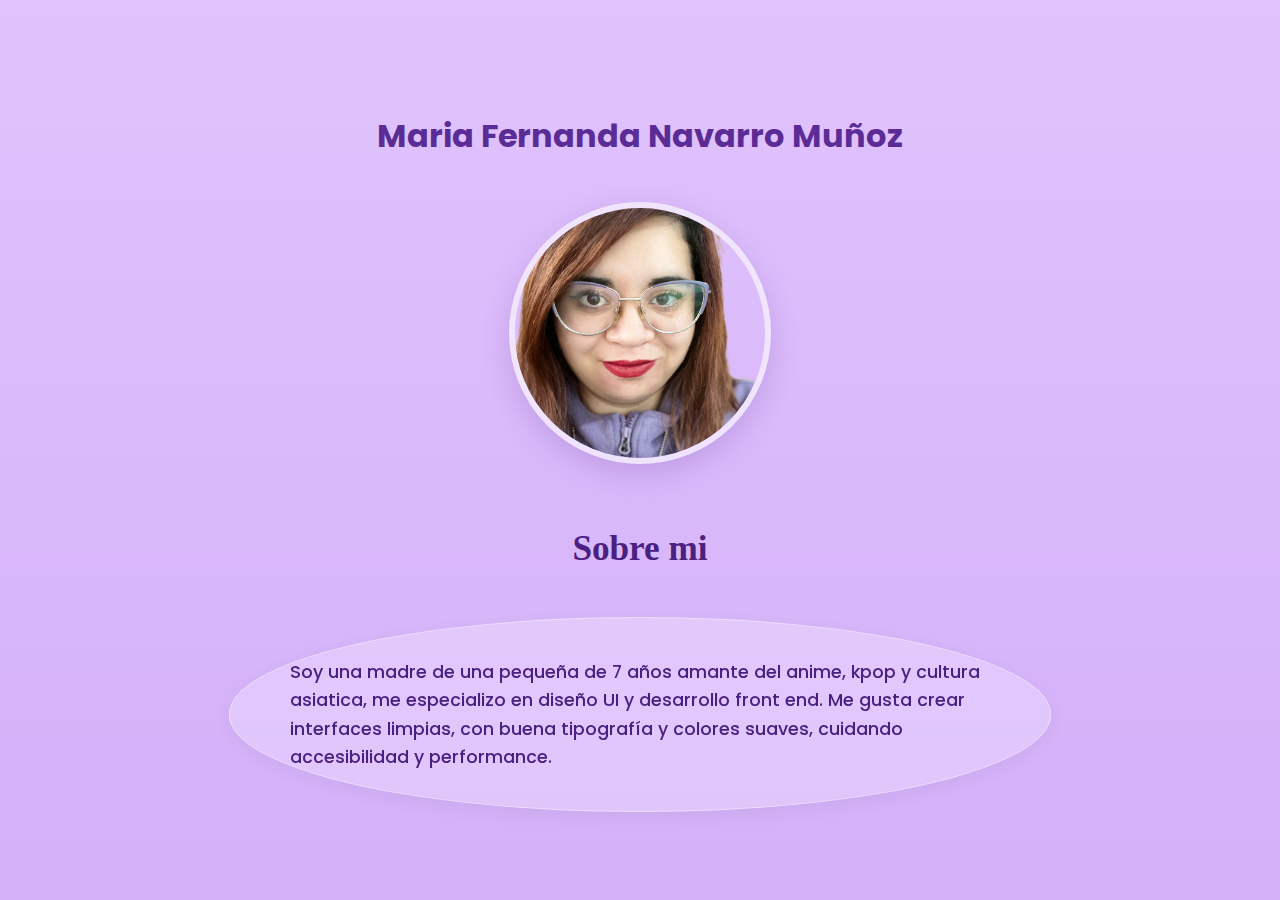
<file: index.html>
<!DOCTYPE html>
<html lang="es">
<head>
  <meta charset="utf-8" />
  <meta name="viewport" content="width=device-width, initial-scale=1, viewport-fit=cover" />
  <title>Portafolio</title>

  <link rel="preconnect" href="https://fonts.googleapis.com">
  <link rel="preconnect" href="https://fonts.gstatic.com" crossorigin>
  <link href="https://fonts.googleapis.com/css2?family=Poppins:wght@300;400;600;700&display=swap" rel="stylesheet">

  <link rel="stylesheet" href="./style.css" />
</head>
<body class="home-page">
  <header class="site-header">
    <div class="container header-row">
      <h1 class="logo">Portafolio</h1>
      <!-- Botón hamburguesa con SVG lindo -->
      <button id="navToggle" class="nav-toggle" aria-expanded="false" aria-controls="primary-nav" aria-label="Abrir menú">
        <span></span><span></span><span></span>
        <svg class="icon-bars" width="28" height="22" viewBox="0 0 28 22" aria-hidden="true" focusable="false">
          <rect x="1" y="1"  width="26" height="4"  rx="2"></rect>
          <rect x="1" y="9"  width="26" height="4"  rx="2"></rect>
          <rect x="1" y="17" width="26" height="4"  rx="2"></rect>
        </svg>
      </button>
      <nav id="primary-nav" class="nav">
        <a href="#sobre-mi">Sobre mi</a>
        <a href="#contacto">Contacto</a>
      </nav>
    </div>
  </header>

  <main class="splash-container">
    
    <h1 class="main-title">Maria Fernanda Navarro Muñoz</h1>

    <a href="seleccion.html" class="profile-link" title="Entrar al portafolio">
      <img class="profile-img" src="./img/perfil.png" alt="Maria Fernanda Navarro Muñoz" />
    </a>

    <h2 class="subtitle">Sobre mi</h2>

    <div class="about-oval">
      <p>
        Soy una madre de una pequeña de 7 años amante del anime, kpop y cultura asiatica, 
        me especializo en diseño UI y desarrollo front end. Me gusta crear interfaces limpias,
        con buena tipografía y colores suaves, cuidando accesibilidad y performance.
      </p>
    </div>

  </main>

  <script src="./script.js"></script>

  <div id="lightbox" class="lightbox" aria-hidden="true" role="dialog" aria-label="Imagen ampliada">
    <button class="lightbox__close" aria-label="Cerrar">×</button>
    <img class="lightbox__img" alt="" />
  </div>
</body>
</html>
</file>
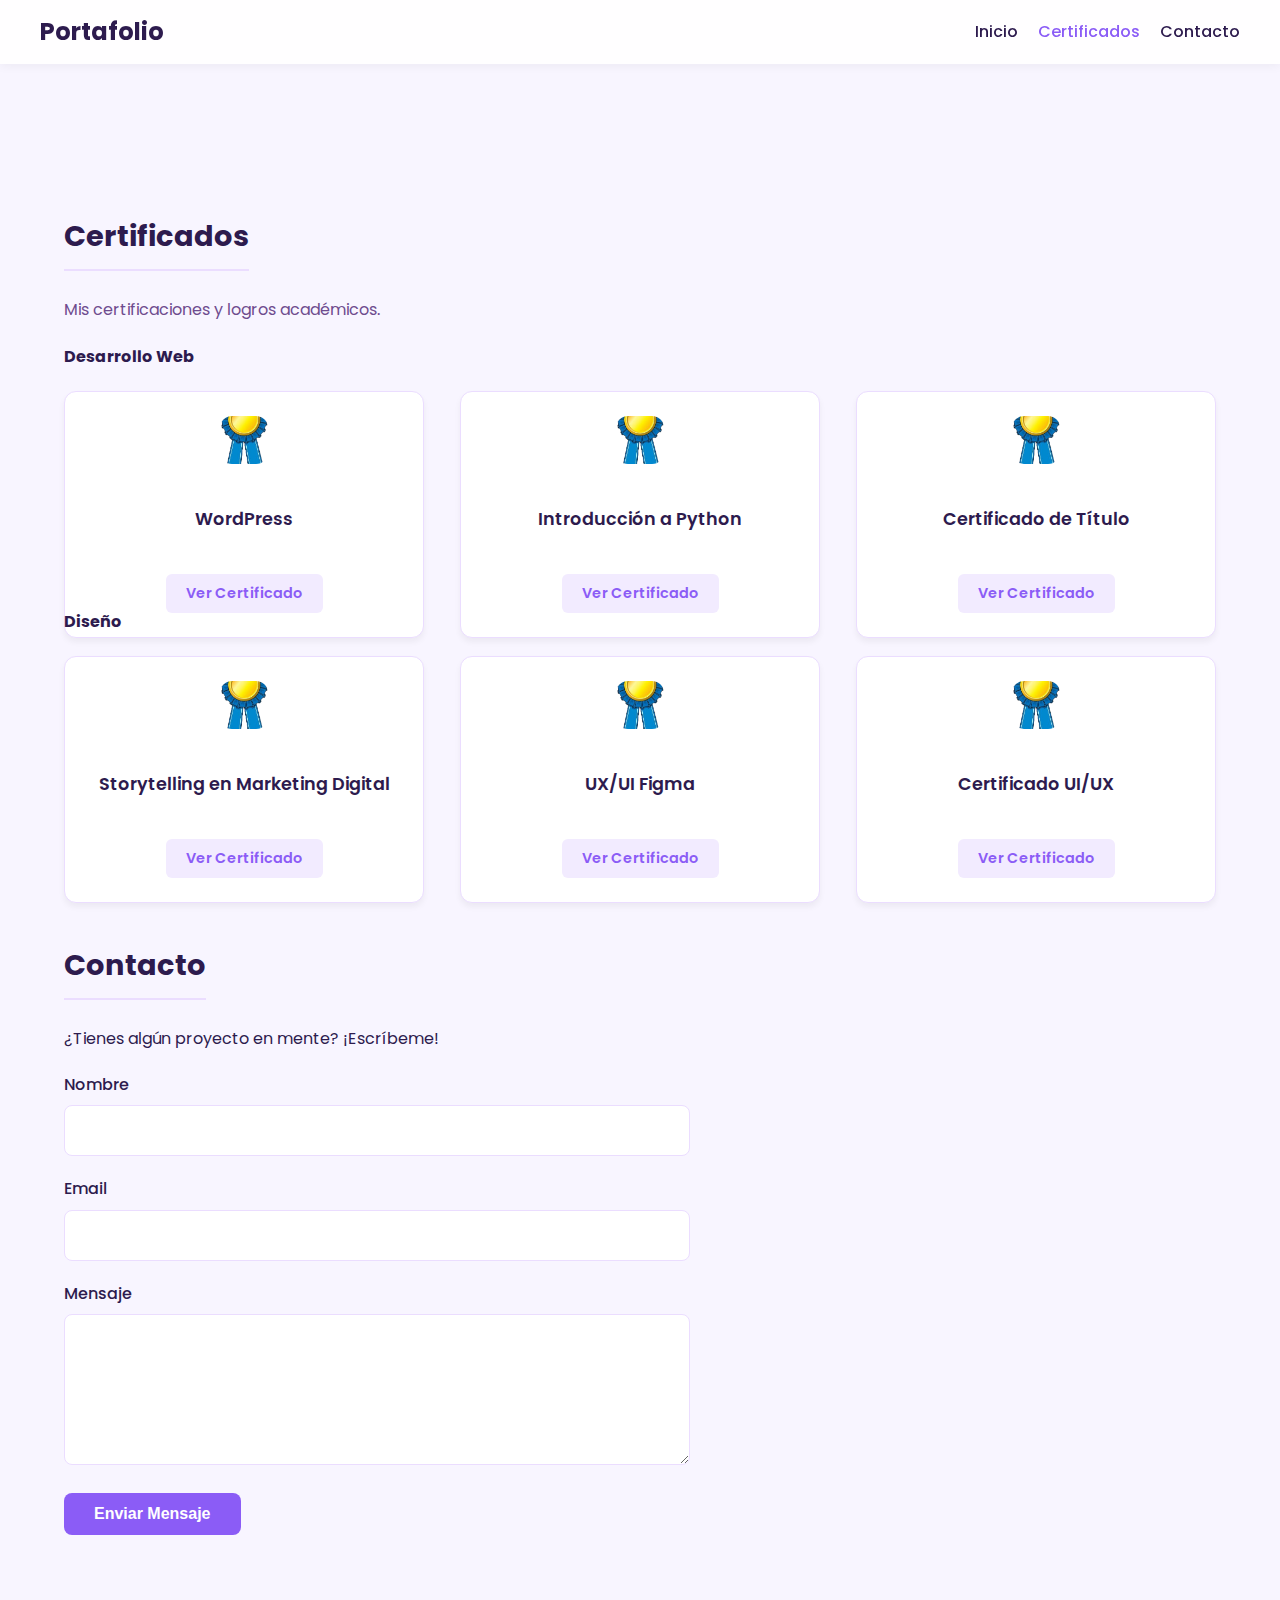
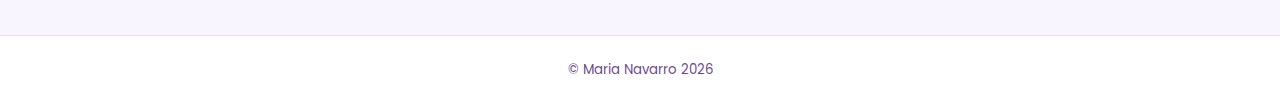
<file: certificados.html>
<!DOCTYPE html>
<html lang="es">
<head>
  <meta charset="utf-8" />
  <meta name="viewport" content="width=device-width, initial-scale=1, viewport-fit=cover" />
  <title>Certificados - Portafolio</title>

  <link rel="preconnect" href="https://fonts.googleapis.com">
  <link rel="preconnect" href="https://fonts.gstatic.com" crossorigin>
  <link href="https://fonts.googleapis.com/css2?family=Poppins:wght@300;400;600;700&display=swap" rel="stylesheet">

  <link rel="stylesheet" href="./style.css" />
</head>
<body>
  <header class="site-header">
    <div class="container header-row">
      <h1 class="logo">Portafolio</h1>
      <button id="navToggle" class="nav-toggle" aria-expanded="false" aria-controls="primary-nav" aria-label="Abrir menú">
        <span></span><span></span><span></span>
        <svg class="icon-bars" width="28" height="22" viewBox="0 0 28 22" aria-hidden="true" focusable="false">
          <rect x="1" y="1"  width="26" height="4"  rx="2"></rect>
          <rect x="1" y="9"  width="26" height="4"  rx="2"></rect>
          <rect x="1" y="17" width="26" height="4"  rx="2"></rect>
        </svg>
      </button>
      <nav id="primary-nav" class="nav">
        <a href="index.html">Inicio</a>
        <a href="certificados.html" class="active">Certificados</a>
        <a href="#contacto">Contacto</a>
      </nav>
    </div>
  </header>

  <main class="container">
    <section class="card" id="certificados">
      <h3>Certificados</h3>
      <p style="color: var(--text-2); margin-bottom: 20px;">Mis certificaciones y logros académicos.</p>
      
      <h4>Desarrollo Web</h4>
      <div class="project-grid">
        <div class="certificate-card">
          <div class="certificate-icon">
            <img src="./img/medalla.png" alt="Medalla" />
          </div>
          <h4 class="certificate-title">WordPress</h4>
          <a href="./certificados/WordPress Certificado.pdf" target="_blank" class="btn-small">
            Ver Certificado
          </a>
        </div>
        <div class="certificate-card">
          <div class="certificate-icon">
            <img src="./img/medalla.png" alt="Medalla" />
          </div>
          <h4 class="certificate-title">Introducción a Python</h4>
          <a href="./certificados/certificado introduccion python.pdf" target="_blank" class="btn-small">
            Ver Certificado
          </a>
        </div>
        <div class="certificate-card">
          <div class="certificate-icon">
            <img src="./img/medalla.png" alt="Medalla" />
          </div>
          <h4 class="certificate-title">Certificado de Título</h4>
          <a href="./certificados/Certificado  Título.pdf" target="_blank" class="btn-small">
            Ver Certificado
          </a>
        </div>
      </div>

      <h4>Diseño</h4>
      <div class="project-grid">
        <div class="certificate-card">
          <div class="certificate-icon">
            <img src="./img/medalla.png" alt="Medalla" />
          </div>
          <h4 class="certificate-title">Storytelling en Marketing Digital</h4>
          <a href="./certificados/Storytelling en el Marketing Digital.pdf" target="_blank" class="btn-small">
            Ver Certificado
          </a>
        </div>
        <div class="certificate-card">
          <div class="certificate-icon">
            <img src="./img/medalla.png" alt="Medalla" />
          </div>
          <h4 class="certificate-title">UX/UI Figma</h4>
          <a href="./certificados/UX UI  FIGMA.pdf" target="_blank" class="btn-small">
            Ver Certificado
          </a>
        </div>
        <div class="certificate-card">
          <div class="certificate-icon">
            <img src="./img/medalla.png" alt="Medalla" />
          </div>
          <h4 class="certificate-title">Certificado UI/UX</h4>
          <a href="./certificados/certificado uiux.pdf" target="_blank" class="btn-small">
            Ver Certificado
          </a>
        </div>
      </div>
    </section>

    <section class="card" id="contacto">
      <h3>Contacto</h3>
      <p style="margin-bottom: 20px;">¿Tienes algún proyecto en mente? ¡Escríbeme!</p>
      <form class="contact-form" action="#" method="POST">
        <div class="form-group">
          <label for="nombre">Nombre</label>
          <input type="text" id="nombre" name="nombre" required>
        </div>
        <div class="form-group">
          <label for="email">Email</label>
          <input type="email" id="email" name="email" required>
        </div>
        <div class="form-group">
          <label for="mensaje">Mensaje</label>
          <textarea id="mensaje" name="mensaje" rows="5" required></textarea>
        </div>
        <button type="submit" class="btn">Enviar Mensaje</button>
      </form>
    </section>
  </main>

  <footer class="site-footer">
    <small>© Maria Navarro 2026</small>
  </footer>

  <script src="./script.js"></script>

  <div id="lightbox" class="lightbox" aria-hidden="true" role="dialog" aria-label="Imagen ampliada">
    <button class="lightbox__close" aria-label="Cerrar">×</button>
    <img class="lightbox__img" alt="" />
  </div>
</body>
</html>
</file>
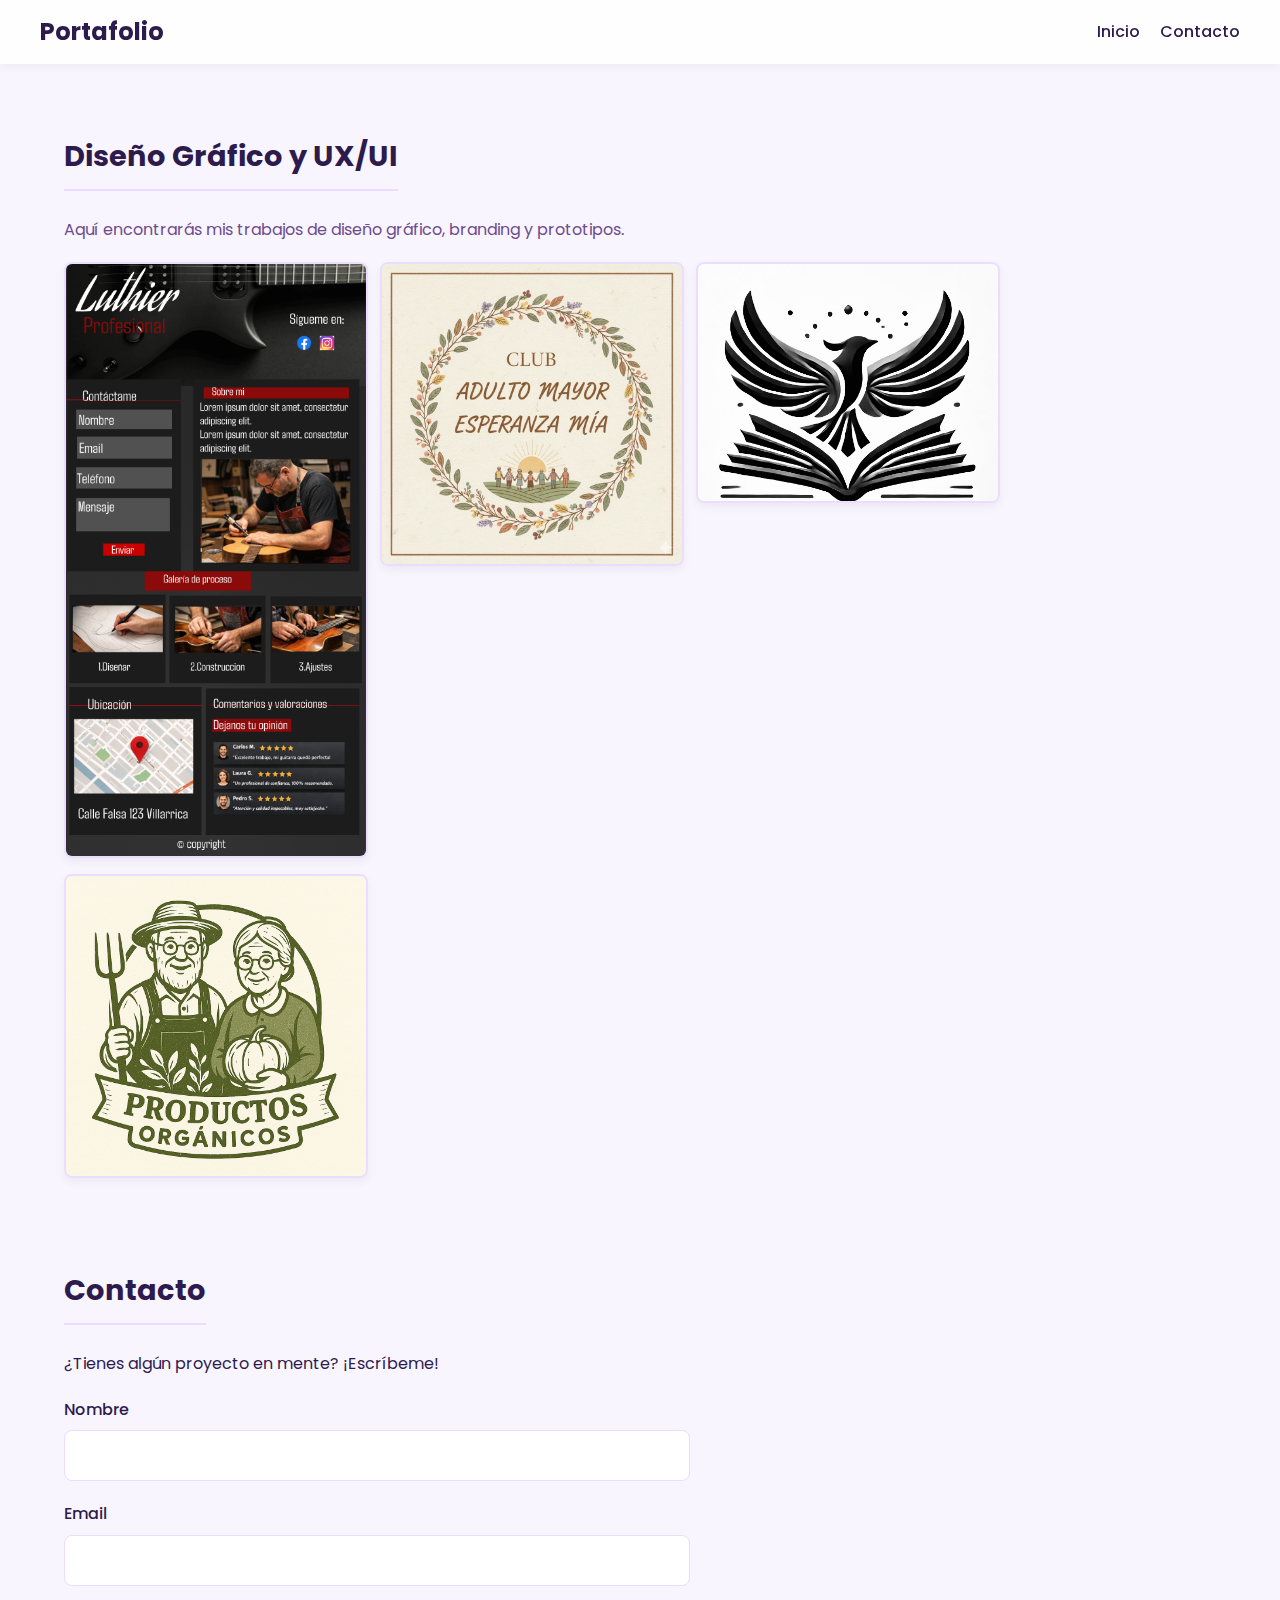
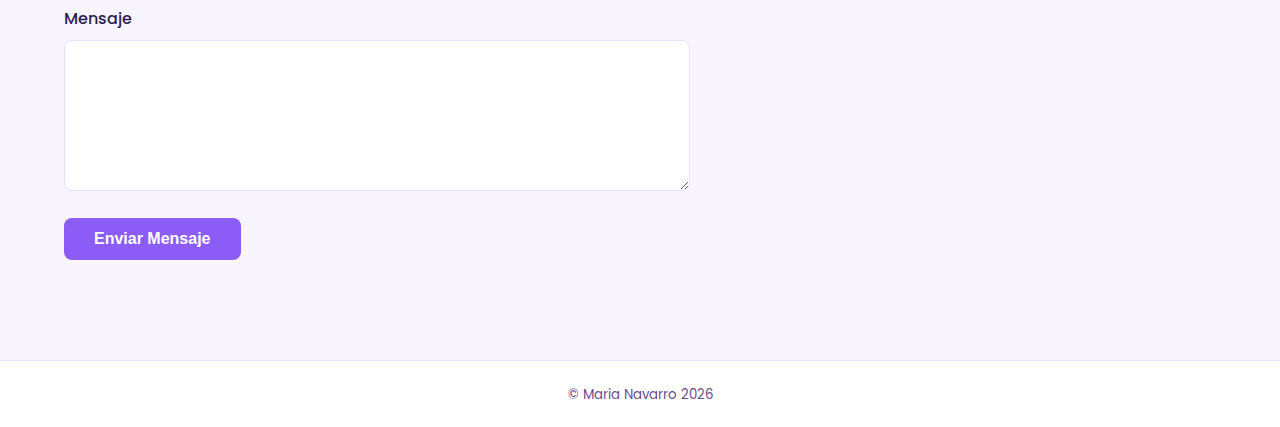
<file: diseno.html>
<!DOCTYPE html>
<html lang="es">
<head>
  <meta charset="utf-8" />
  <meta name="viewport" content="width=device-width, initial-scale=1, viewport-fit=cover" />
  <title>Diseño Gráfico - Portafolio</title>

  <link rel="preconnect" href="https://fonts.googleapis.com">
  <link rel="preconnect" href="https://fonts.gstatic.com" crossorigin>
  <link href="https://fonts.googleapis.com/css2?family=Poppins:wght@300;400;600;700&display=swap" rel="stylesheet">

  <link rel="stylesheet" href="./style.css" />
  <style>
      /* Estilo específico para que las imágenes de diseño no se vean tan grandes */
      .design-grid {
          display: grid;
          grid-template-columns: repeat(auto-fill, minmax(200px, 300px)); /* Ajusta el tamaño máximo */
          gap: 16px;
          justify-content: start; /* Alinea a la izquierda si sobran espacios */
      }
      .design-grid img {
          width: 100%;
          height: auto;
          aspect-ratio: auto; /* Permite proporciones naturales si se desea, o mantener 1/1 */
          object-fit: contain; /* O cover, dependiendo de la imagen */
          border-radius: 8px;
          border: 2px solid var(--stroke);
          box-shadow: 0 4px 10px rgba(0,0,0,0.05);
      }
  </style>
</head>
<body>
  <header class="site-header">
    <div class="container header-row">
      <h1 class="logo">Portafolio</h1>
      <button id="navToggle" class="nav-toggle" aria-expanded="false" aria-controls="primary-nav" aria-label="Abrir menú">
        <span></span><span></span><span></span>
        <svg class="icon-bars" width="28" height="22" viewBox="0 0 28 22" aria-hidden="true" focusable="false">
          <rect x="1" y="1"  width="26" height="4"  rx="2"></rect>
          <rect x="1" y="9"  width="26" height="4"  rx="2"></rect>
          <rect x="1" y="17" width="26" height="4"  rx="2"></rect>
        </svg>
      </button>
      <nav id="primary-nav" class="nav">
        <a href="index.html">Inicio</a>
        <a href="#contacto">Contacto</a>
      </nav>
    </div>
  </header>

  <main class="container">
    <section class="card">
      <h3>Diseño Gráfico y UX/UI</h3>
      <p style="color: var(--text-2); margin-bottom: 20px;">Aquí encontrarás mis trabajos de diseño gráfico, branding y prototipos.</p>
      
      <div class="design-grid">
        <img src="./img/luthier.png" alt="Diseño Luthier" data-full-src="./img/luthier.png" />
        <img src="./img/adultomayor.JPG" alt="Adulto Mayor" data-full-src="./img/adultomayor.JPG" />
        <img src="./img/biblioteca.jpg" alt="Proyecto Biblioteca" data-full-src="./img/biblioteca.jpg" />
        <img src="./img/organicos.png" alt="Proyecto Orgánicos" data-full-src="./img/organicos.png" />
      </div>
    </section>

    <section class="card" id="contacto">
      <h3>Contacto</h3>
      <p style="margin-bottom: 20px;">¿Tienes algún proyecto en mente? ¡Escríbeme!</p>
      <form class="contact-form" action="#" method="POST">
        <div class="form-group">
          <label for="nombre">Nombre</label>
          <input type="text" id="nombre" name="nombre" required>
        </div>
        <div class="form-group">
          <label for="email">Email</label>
          <input type="email" id="email" name="email" required>
        </div>
        <div class="form-group">
          <label for="mensaje">Mensaje</label>
          <textarea id="mensaje" name="mensaje" rows="5" required></textarea>
        </div>
        <button type="submit" class="btn">Enviar Mensaje</button>
      </form>
    </section>
  </main>

  <footer class="site-footer">
    <small>© Maria Navarro 2026</small>
  </footer>

  <script src="./script.js"></script>

  <div id="lightbox" class="lightbox" aria-hidden="true" role="dialog" aria-label="Imagen ampliada">
    <button class="lightbox__close" aria-label="Cerrar">×</button>
    <img class="lightbox__img" alt="" />
  </div>
</body>
</html>
</file>
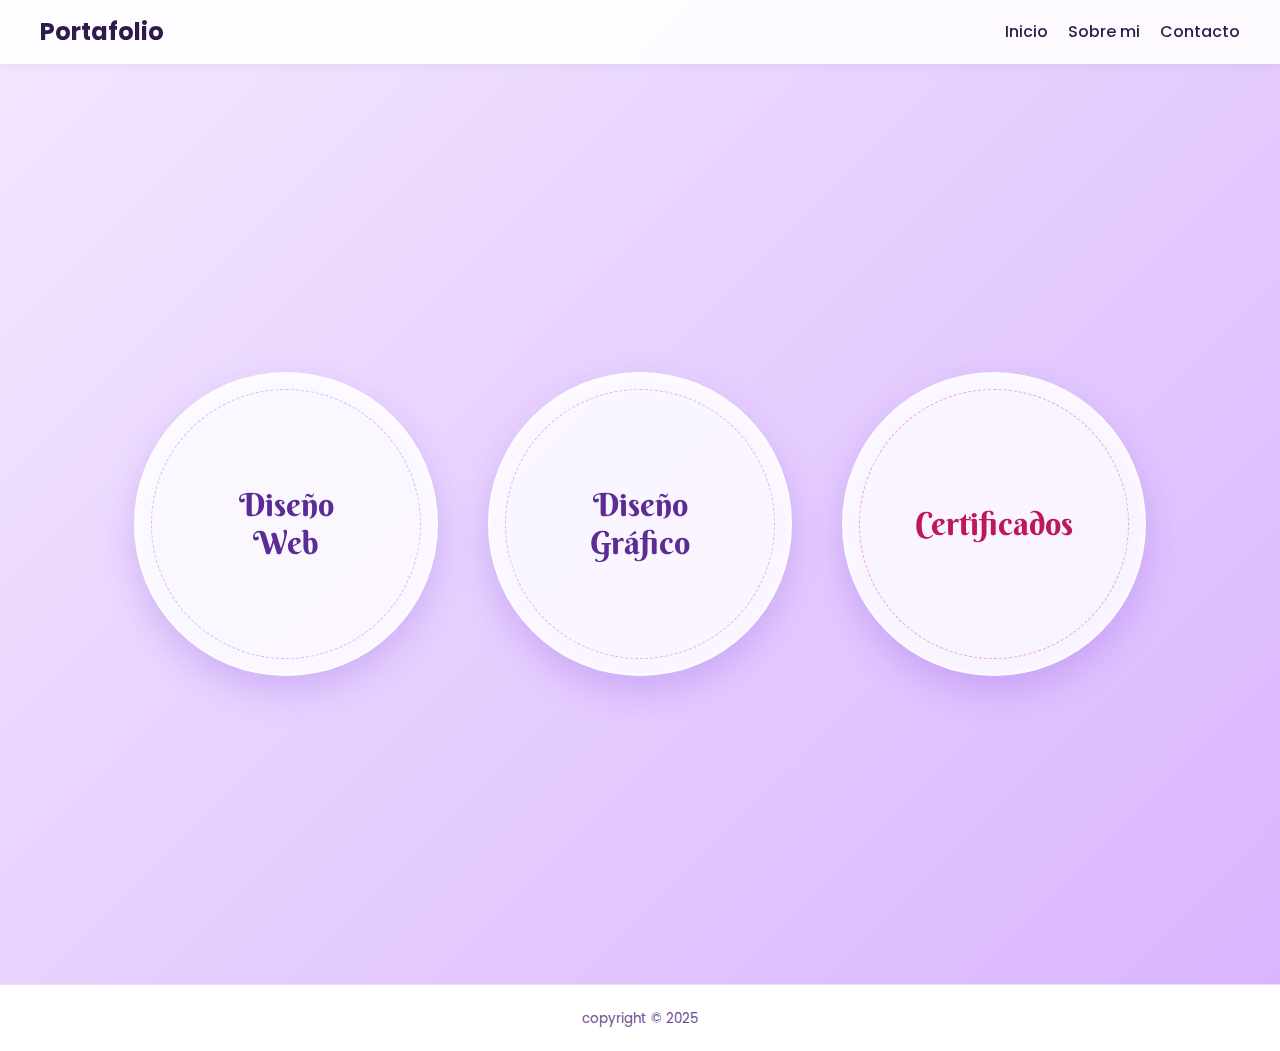
<file: seleccion.html>
<!DOCTYPE html>
<html lang="es">
<head>
  <meta charset="utf-8" />
  <meta name="viewport" content="width=device-width, initial-scale=1, viewport-fit=cover" />
  <title>Selecciona una opción</title>

  <link rel="preconnect" href="https://fonts.googleapis.com">
  <link rel="preconnect" href="https://fonts.gstatic.com" crossorigin>
  <link href="https://fonts.googleapis.com/css2?family=Berkshire+Swash&family=Poppins:wght@300;400;600;700&display=swap" rel="stylesheet">

  <link rel="stylesheet" href="./style.css" />
  <style>
      body {
          background: linear-gradient(135deg, #F3E8FF 0%, #D8B4FE 100%);
          min-height: 100vh;
      }
      .selection-container {
        display: flex;
        justify-content: center;
        align-items: center;
        min-height: calc(100vh - 140px);
        gap: 50px;
        flex-wrap: wrap;
        padding: 40px;
      }
      .globo {
        width: 260px;
        height: 260px;
        background: rgba(255, 255, 255, 0.8);
        backdrop-filter: blur(10px);
        border: 2px solid rgba(255, 255, 255, 0.6);
        border-radius: 50%;
        display: flex;
        justify-content: center;
        align-items: center;
        text-align: center;
        text-decoration: none;
        
        font-family: 'Berkshire Swash', cursive;
        color: #5B2C96;
        font-size: 2rem;
        line-height: 1.2;
        
        box-shadow: 
            0 15px 35px rgba(109, 40, 217, 0.2),
            inset 0 5px 15px rgba(255, 255, 255, 0.5);
            
        transition: all 0.4s cubic-bezier(0.175, 0.885, 0.32, 1.275);
        animation: float 5s ease-in-out infinite;
        padding: 20px;
        position: relative;
      }
      
      /* Decorative ring inside */
      .globo::after {
          content: '';
          position: absolute;
          top: 15px; left: 15px; right: 15px; bottom: 15px;
          border: 1px dashed rgba(139, 92, 246, 0.4);
          border-radius: 50%;
          transition: all 0.4s ease;
      }

      .globo:hover {
        transform: translateY(-15px) scale(1.05) !important;
        background: #fff;
        box-shadow: 0 20px 50px rgba(109, 40, 217, 0.3);
        z-index: 10;
      }
      
      .globo:hover::after {
          border-color: var(--accent);
          transform: rotate(180deg);
      }

      /* Specific colors/delays */
      .globo:nth-child(1) {
          animation-delay: 0s;
      }
      .globo:nth-child(2) {
          animation-delay: 2.5s;
      }
      .globo:nth-child(3) {
          animation-delay: 1.2s;
          color: #be185d; /* Pink tone for Certificates */
      }
      .globo:nth-child(3):hover {
          color: #db2777;
          box-shadow: 0 20px 50px rgba(219, 39, 119, 0.3);
      }
      .globo:nth-child(3)::after {
          border-color: rgba(219, 39, 119, 0.4);
      }

      @keyframes float {
        0%, 100% { transform: translateY(0px); }
        50% { transform: translateY(-20px); }
      }

      /* Responsive */
      @media (max-width: 768px) {
        .globo {
          width: 180px;
          height: 180px;
          font-size: 1.4rem;
        }
      }
  </style>
</head>
<body>
  <header class="site-header">
    <div class="container header-row">
      <h1 class="logo">Portafolio</h1>
      <!-- Botón hamburguesa -->
      <button id="navToggle" class="nav-toggle" aria-expanded="false" aria-controls="primary-nav" aria-label="Abrir menú">
        <span></span><span></span><span></span>
        <svg class="icon-bars" width="28" height="22" viewBox="0 0 28 22" aria-hidden="true" focusable="false">
          <rect x="1" y="1"  width="26" height="4"  rx="2"></rect>
          <rect x="1" y="9"  width="26" height="4"  rx="2"></rect>
          <rect x="1" y="17" width="26" height="4"  rx="2"></rect>
        </svg>
      </button>
      <nav id="primary-nav" class="nav">
        <a href="index.html">Inicio</a>
        <a href="index.html#sobre-mi">Sobre mi</a>
        <a href="index.html#contacto">Contacto</a>
      </nav>
    </div>
  </header>

  <main class="container">
    <div class="selection-container">
      <a href="web.html" class="globo" target="_blank" rel="noopener">Diseño<br>Web</a>
      <a href="diseno.html" class="globo" target="_blank" rel="noopener">Diseño<br>Gráfico</a>
      <a href="certificados.html" class="globo" target="_blank" rel="noopener">Certificados</a>
    </div>
  </main>

  <footer class="site-footer">
    <small>copyright © 2025</small>
  </footer>

  <script src="./script.js"></script>
</body>
</html>
</file>
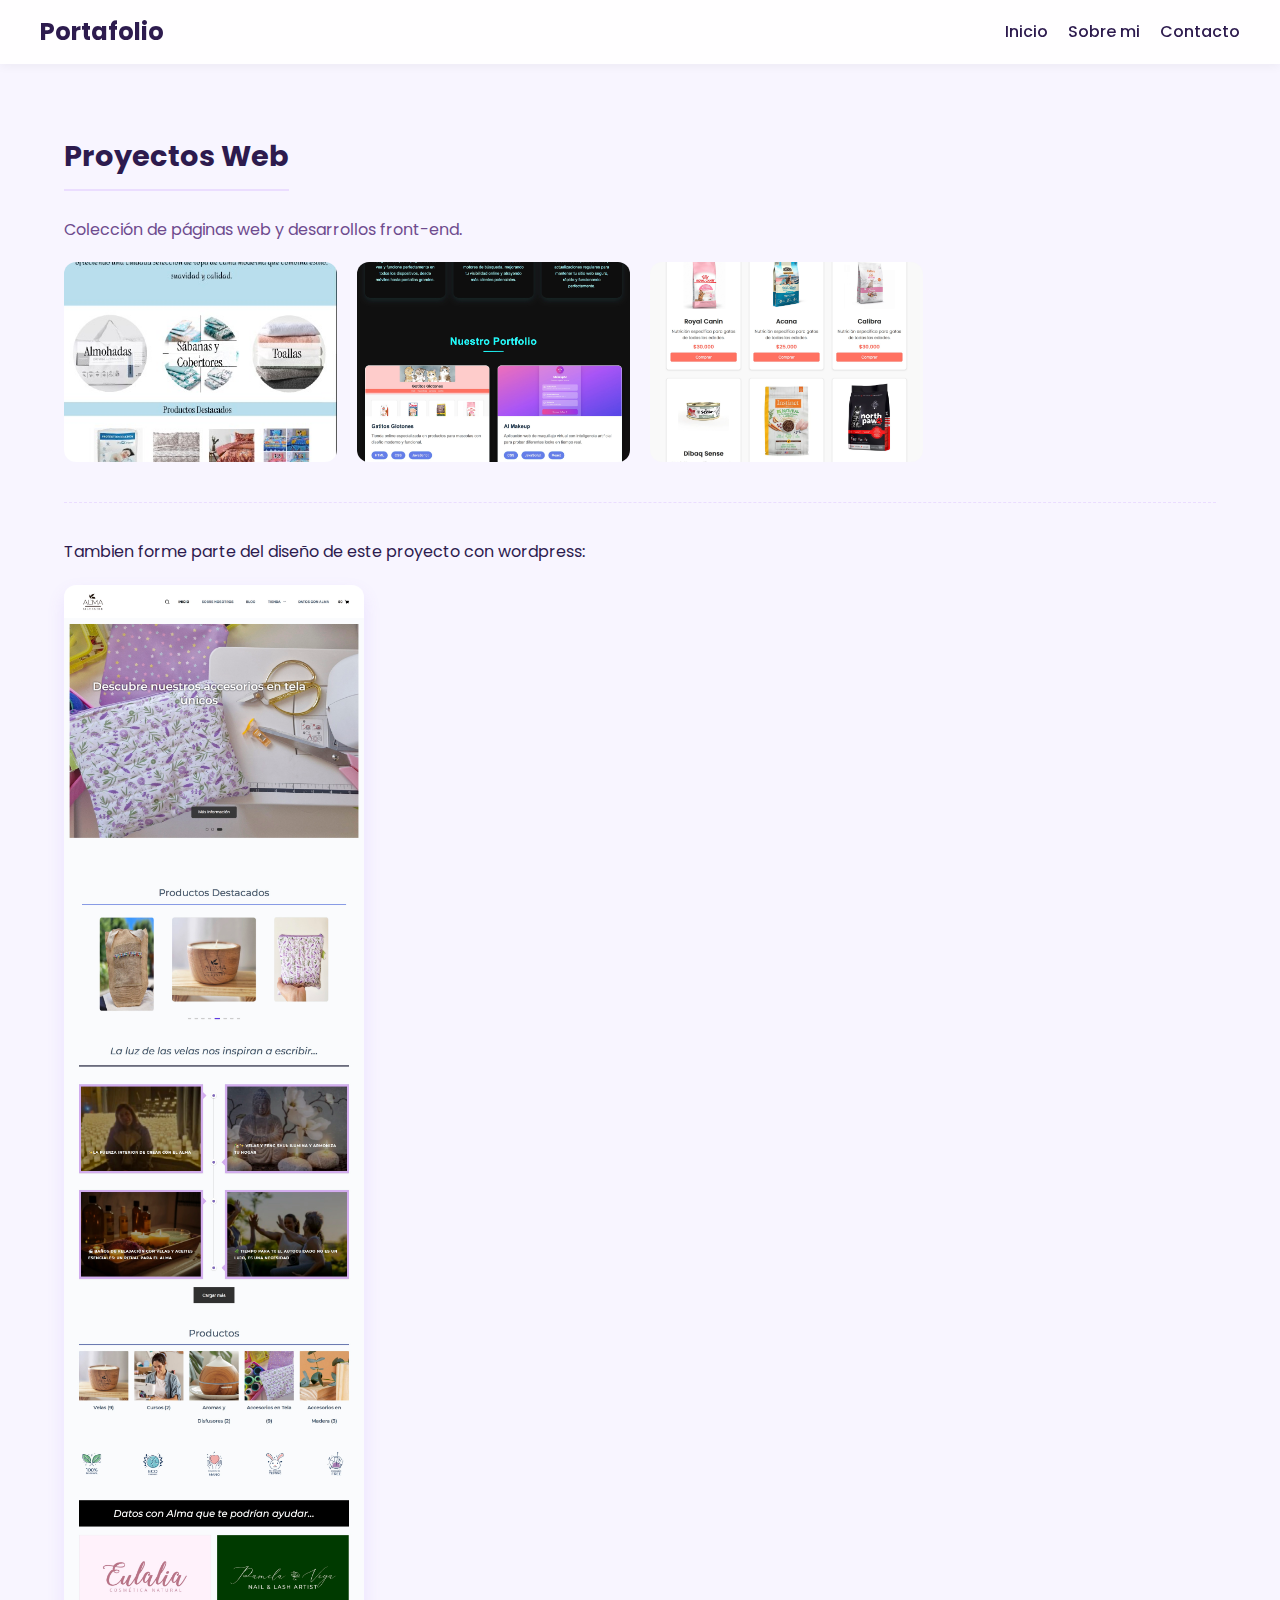
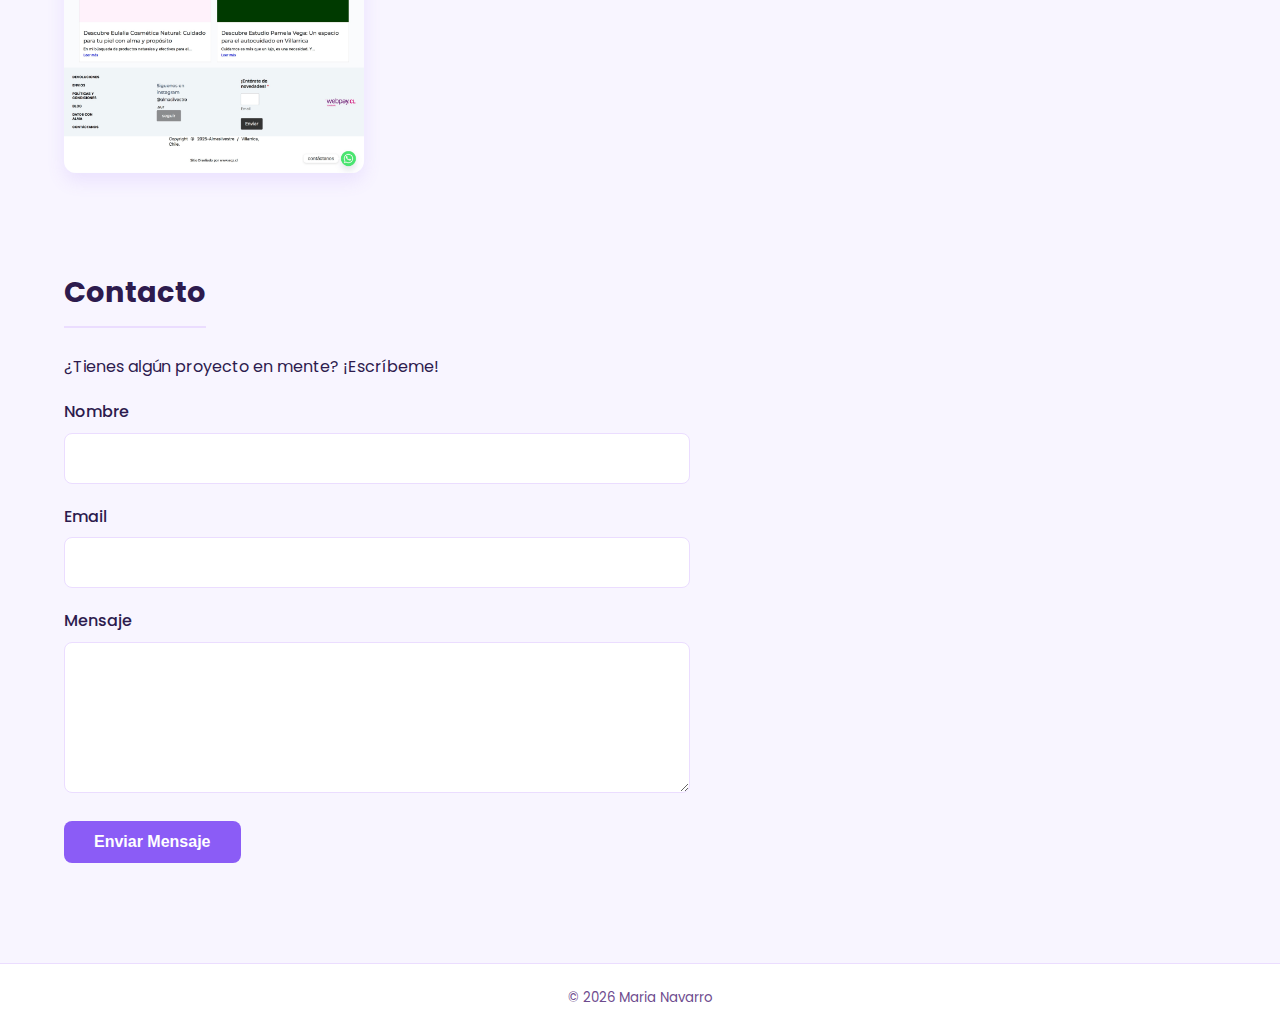
<file: web.html>
<!DOCTYPE html>
<html lang="es">
<head>
  <meta charset="utf-8" />
  <meta name="viewport" content="width=device-width, initial-scale=1, viewport-fit=cover" />
  <title>Diseño Web - Portafolio</title>

  <link rel="preconnect" href="https://fonts.googleapis.com">
  <link rel="preconnect" href="https://fonts.gstatic.com" crossorigin>
  <link href="https://fonts.googleapis.com/css2?family=Poppins:wght@300;400;600;700&display=swap" rel="stylesheet">

  <link rel="stylesheet" href="./style.css" />
</head>
<body>
  <header class="site-header">
    <div class="container header-row">
      <h1 class="logo">Portafolio</h1>
      <button id="navToggle" class="nav-toggle" aria-expanded="false" aria-controls="primary-nav" aria-label="Abrir menú">
        <span></span><span></span><span></span>
        <svg class="icon-bars" width="28" height="22" viewBox="0 0 28 22" aria-hidden="true" focusable="false">
          <rect x="1" y="1"  width="26" height="4"  rx="2"></rect>
          <rect x="1" y="9"  width="26" height="4"  rx="2"></rect>
          <rect x="1" y="17" width="26" height="4"  rx="2"></rect>
        </svg>
      </button>
      <nav id="primary-nav" class="nav">
        <a href="index.html">Inicio</a>
        <a href="index.html#sobre-mi">Sobre mi</a>
        <a href="index.html#contacto">Contacto</a>
      </nav>
    </div>
  </header>

  <main class="container">
    <section class="card" id="proyectos">
      <h3>Proyectos Web</h3>
      <p style="color: var(--text-2); margin-bottom: 20px;">Colección de páginas web y desarrollos front-end.</p>

      <div class="project-grid">
        <img src="./img/micama.jpg" alt="Proyecto 1" data-full-src="./img/micama.jpg" data-link="https://webmicama.vercel.app/index.html" />
        <img src="./img/emav.JPG" alt="Proyecto 2" data-full-src="./img/emav.JPG" data-link="https://emavchile.com/" />
        <img src="./img/gatitos.JPG" alt="Proyecto 3" data-full-src="./img/gatitos.JPG" data-link="https://gatitos-glotones.vercel.app/" />
      </div>
    
      <div class="project-note">
        <p>Tambien forme parte del diseño de este proyecto con wordpress:</p>
        <div class="project-row">
          <img src="./img/alma.JPG" alt="Proyecto Wordpress" data-full-src="./img/alma.JPG" data-link="https://www.almasilvestre.cl/" />
        </div>
      </div>
    </section>

    <section class="card" id="contacto">
      <h3>Contacto</h3>
      <p style="margin-bottom: 20px;">¿Tienes algún proyecto en mente? ¡Escríbeme!</p>
      <form class="contact-form" action="#" method="POST">
        <div class="form-group">
          <label for="nombre">Nombre</label>
          <input type="text" id="nombre" name="nombre" required>
        </div>
        <div class="form-group">
          <label for="email">Email</label>
          <input type="email" id="email" name="email" required>
        </div>
        <div class="form-group">
          <label for="mensaje">Mensaje</label>
          <textarea id="mensaje" name="mensaje" rows="5" required></textarea>
        </div>
        <button type="submit" class="btn">Enviar Mensaje</button>
      </form>
    </section>
  </main>

  <footer class="site-footer">
    <small>© 2026 Maria Navarro</small>
  </footer>

  <script src="./script.js"></script>

  <div id="lightbox" class="lightbox" aria-hidden="true" role="dialog" aria-label="Imagen ampliada">
    <button class="lightbox__close" aria-label="Cerrar">×</button>
    <img class="lightbox__img" alt="" />
  </div>
</body>
</html>
</file>
<file: style.css>
:root {
  --bg-1: #F8F5FF;  
  --bg-2: #F2EBFF;   
  --bg-3: #E9D5FF;  

  --card: #FFFFFF;
  --stroke: #EBDDFF; 

  --text-1: #2D1B4E; 
  --text-2: #6E4B8E; 

  --accent:   #8B5CF6; 
  --accent-2: #C4B5FD; 
  --accent-3: #6D28D9; 

  --shadow: 0 8px 18px rgba(139, 92, 246, 0.12); 
  --header-h: 64px;
}


*::before,
*::after {
  box-sizing: border-box;
}
html { scroll-behavior: smooth; }

body {
  margin: 0;
  font-family: 'Poppins', system-ui, -apple-system, Segoe UI, Roboto, Arial, sans-serif;
  background-color: var(--bg-1);
  color: var(--text-1);
  line-height: 1.6;
}

/* Import fonts */
@import url('https://fonts.googleapis.com/css2?family=Berkshire+Swash&display=swap');

/* --- Home Page Specific Styles --- */
body.home-page {
  background: linear-gradient(180deg, #E0C3FC 0%, #D4B0F9 100%);
  min-height: 100vh;
  display: flex;
  flex-direction: column;
  color: #5B2C96;
}

.home-page .social-link {
  width: 64px;
  height: 64px;
  border-radius: 50%;
  display: flex;
  align-items: center;
  justify-content: center;
  border: 6px solid rgba(255, 255, 255, 0.6);
  box-shadow: 0 10px 30px rgba(91, 44, 150, 0.2);
  text-decoration: none;
  transition: transform 0.2s ease, box-shadow 0.2s ease, opacity 0.2s ease;
}
.home-page .social-left { background: #0A66C2; }
.home-page .social-right { background: #24292e; }
.home-page .social-link svg { display: block; }
.home-page .social-link:hover { transform: translateY(-2px) scale(1.05); box-shadow: 0 14px 36px rgba(91, 44, 150, 0.28); }
@media (max-width: 768px) {
  .home-page .social-link { width: 52px; height: 52px; border-width: 5px; }
}

body.home-page .site-header,
body.home-page .site-footer {
  display: none; /* Hide standard header/footer on splash page if requested, or keep them? 
                    The mockup usually has no header. Let's hide them for the 'splash' look */
}

.splash-container {
  flex: 1;
  display: flex;
  flex-direction: column;
  align-items: center;
  justify-content: center;
  gap: 20px;
  padding: 20px;
}

.social-profile {
  display: grid;
  grid-template-columns: 64px auto 64px;
  align-items: center;
  gap: 12px;
}
@media (max-width: 768px) {
  .social-profile {
    grid-template-columns: 52px auto 52px;
    gap: 8px;
  }
}

.splash-content {
  text-align: center;
  max-width: 800px;
  width: 100%;
  display: flex;
  flex-direction: column;
  align-items: center;
}

.click-note {
  color: var(--text-2);
  font-weight: 600;
}

.profile-img {
  width: 250px;
  height: 250px;
  border-radius: 50%;
  object-fit: cover;
  border: 6px solid rgba(255, 255, 255, 0.6);
  box-shadow: 0 10px 30px rgba(91, 44, 150, 0.2);
}

.subtitle {
  font-family: 'Berkshire Swash', cursive;
  font-size: 2.2rem;
  margin-bottom: 20px;
  color: #4A2080;
}

.about-oval {
  background: rgba(255, 255, 255, 0.25);
  padding: 40px 60px;
  border-radius: 50% / 50%; /* Oval shape */
  max-width: 700px;
  width: 90%;
  backdrop-filter: blur(5px);
  border: 1px solid rgba(255, 255, 255, 0.4);
  box-shadow: 0 5px 20px rgba(0,0,0,0.05);
}

.about-oval p {
  font-family: 'Poppins', sans-serif;
  font-size: 1.1rem;
  line-height: 1.6;
  margin: 0;
  color: #4A2080;
  font-weight: 500;
}

/* --- End Home Page Styles --- */

/* Utility classes */
.container {
  width: 90%;
  max-width: 1200px;
  margin: 0 auto;
}

/* Header */
.site-header {
  height: var(--header-h);
  background: rgba(255,255,255,0.9);
  backdrop-filter: blur(10px);
  position: sticky;
  top: 0;
  z-index: 100;
  box-shadow: 0 2px 10px rgba(0,0,0,0.05);
  display: flex;
  align-items: center;
}

.header-row {
  display: flex;
  justify-content: space-between;
  align-items: center;
  width: 100%;
}

.logo {
  font-size: 1.5rem;
  font-weight: 700;
  color: var(--text-1);
  margin: 0;
}

.nav {
  display: flex;
  gap: 20px;
}

.nav a {
  text-decoration: none;
  color: var(--text-1);
  font-weight: 500;
  transition: color 0.3s;
}

.nav a:hover,
.nav a.active {
  color: var(--accent);
}

.nav-toggle {
  display: none;
  background: none;
  border: none;
  cursor: pointer;
}

/* Main Layout */
main {
  padding: 40px 0;
  min-height: calc(100vh - var(--header-h) - 60px);
}

/* Cards / Sections */
.card {
  margin-bottom: 60px;
}
.card h3 {
  font-size: 1.8rem;
  color: var(--text-1);
  margin-bottom: 10px;
  border-bottom: 2px solid var(--stroke);
  padding-bottom: 10px;
  display: inline-block;
}

/* Grid de Proyectos */
.project-grid {
  display: grid;
  grid-template-columns: repeat(auto-fill, minmax(250px, 1fr));
  gap: 20px;
  margin-top: 20px;
}

.project-grid img {
  width: 100%;
  height: 200px;
  object-fit: cover;
  border-radius: 12px;
  cursor: pointer;
  transition: transform 0.3s, box-shadow 0.3s;
  background: #fff;
}

.project-grid img:hover {
  transform: translateY(-5px);
  box-shadow: var(--shadow);
}

/* Proyectos Notas (Wordpress, etc) */
.project-note {
  margin-top: 40px;
  border-top: 1px dashed var(--stroke);
  padding-top: 20px;
}
.project-row {
  margin-top: 20px;
}
.project-row img {
  max-width: 300px;
  width: 100%;
  height: auto;
  border-radius: 12px;
  box-shadow: var(--shadow);
  cursor: pointer;
  transition: transform 0.3s;
}
.project-row img:hover {
  transform: scale(1.02);
}

/* Contact Form */
.contact-form {
  max-width: 600px;
  margin-top: 20px;
}
.form-group {
  margin-bottom: 20px;
}
.form-group label {
  display: block;
  margin-bottom: 8px;
  font-weight: 500;
  color: var(--text-1);
}
.form-group input,
.form-group textarea {
  width: 100%;
  padding: 12px;
  border: 1px solid var(--stroke);
  border-radius: 8px;
  background: var(--card);
  font-family: inherit;
  font-size: 1rem;
  color: var(--text-1);
  transition: border-color 0.3s;
}
.form-group input:focus,
.form-group textarea:focus {
  outline: none;
  border-color: var(--accent);
  box-shadow: 0 0 0 3px rgba(139, 92, 246, 0.1);
}

.btn {
  display: inline-block;
  padding: 12px 30px;
  background: var(--accent);
  color: #fff;
  border: none;
  border-radius: 8px;
  font-size: 1rem;
  font-weight: 600;
  cursor: pointer;
  transition: background 0.3s, transform 0.2s;
  text-decoration: none;
}
.btn:hover {
  background: var(--accent-3);
  transform: translateY(-2px);
}

/* Certificates Styles */
.certificate-card {
  background: #fff;
  border-radius: 12px;
  padding: 24px;
  display: flex;
  flex-direction: column;
  align-items: center;
  text-align: center;
  box-shadow: 0 4px 6px rgba(0,0,0,0.05);
  border: 1px solid var(--stroke);
  transition: transform 0.3s, box-shadow 0.3s;
  height: 100%;
}

.certificate-card:hover {
  transform: translateY(-5px);
  box-shadow: var(--shadow);
  border-color: var(--accent-2);
}

.card#certificados .project-grid {
  grid-template-columns: repeat(auto-fill, minmax(320px, 1fr));
  gap: 64px 36px;
}

.card#certificados {
  margin-top: 80px;
}

.certificate-icon {
  margin-bottom: 16px;
  color: var(--accent);
}

.certificate-icon img {
  width: 48px;
  height: 48px;
  display: block;
}

.certificate-title {
  font-weight: 600;
  font-size: 1.1rem;
  margin: 0 0 16px 0;
  color: var(--text-1);
  flex-grow: 1;
  display: flex;
  align-items: center;
  justify-content: center;
}

.btn-small {
  display: inline-flex;
  align-items: center;
  gap: 8px;
  padding: 8px 20px;
  background: var(--bg-2);
  color: var(--accent);
  border-radius: 6px;
  text-decoration: none;
  font-weight: 600;
  font-size: 0.9rem;
  transition: all 0.3s;
}

.btn-small:hover {
  background: var(--accent);
  color: #fff;
}

/* Lightbox */
.lightbox {
  position: fixed;
  top: 0; 
  left: 0;
  width: 100%; 
  height: 100%;
  background: rgba(0,0,0,0.8);
  display: flex;
  align-items: center;
  justify-content: center;
  opacity: 0;
  pointer-events: none;
  transition: opacity 0.3s;
  z-index: 1000;
}
.lightbox.active {
  opacity: 1;
  pointer-events: auto;
}
.lightbox.open {
  opacity: 1;
  pointer-events: auto;
}
.lightbox__img {
  max-width: 90%;
  max-height: 90%;
  border-radius: 8px;
  box-shadow: 0 10px 40px rgba(0,0,0,0.5);
}
.lightbox__close {
  position: absolute;
  top: 20px; 
  right: 30px;
  background: none;
  border: none;
  color: #fff;
  font-size: 3rem;
  cursor: pointer;
}

/* Footer */
.site-footer {
  text-align: center;
  padding: 20px;
  color: var(--text-2);
  background: #fff;
  border-top: 1px solid var(--stroke);
}

/* Mobile Nav */
@media (max-width: 768px) {
  .nav {
    position: fixed;
    top: var(--header-h);
    left: 0;
    width: 100%;
    background: #fff;
    flex-direction: column;
    padding: 20px;
    box-shadow: 0 10px 20px rgba(0,0,0,0.1);
    transform: translateY(-150%);
    transition: transform 0.3s;
  }
  .nav.open {
    transform: translateY(0);
  }
  .nav-toggle {
    display: block;
    position: relative;
    width: 28px;
    height: 22px;
    z-index: 101;
  }
  .nav-toggle span {
    display: none; /* using SVG instead */
  }
}
</file>
